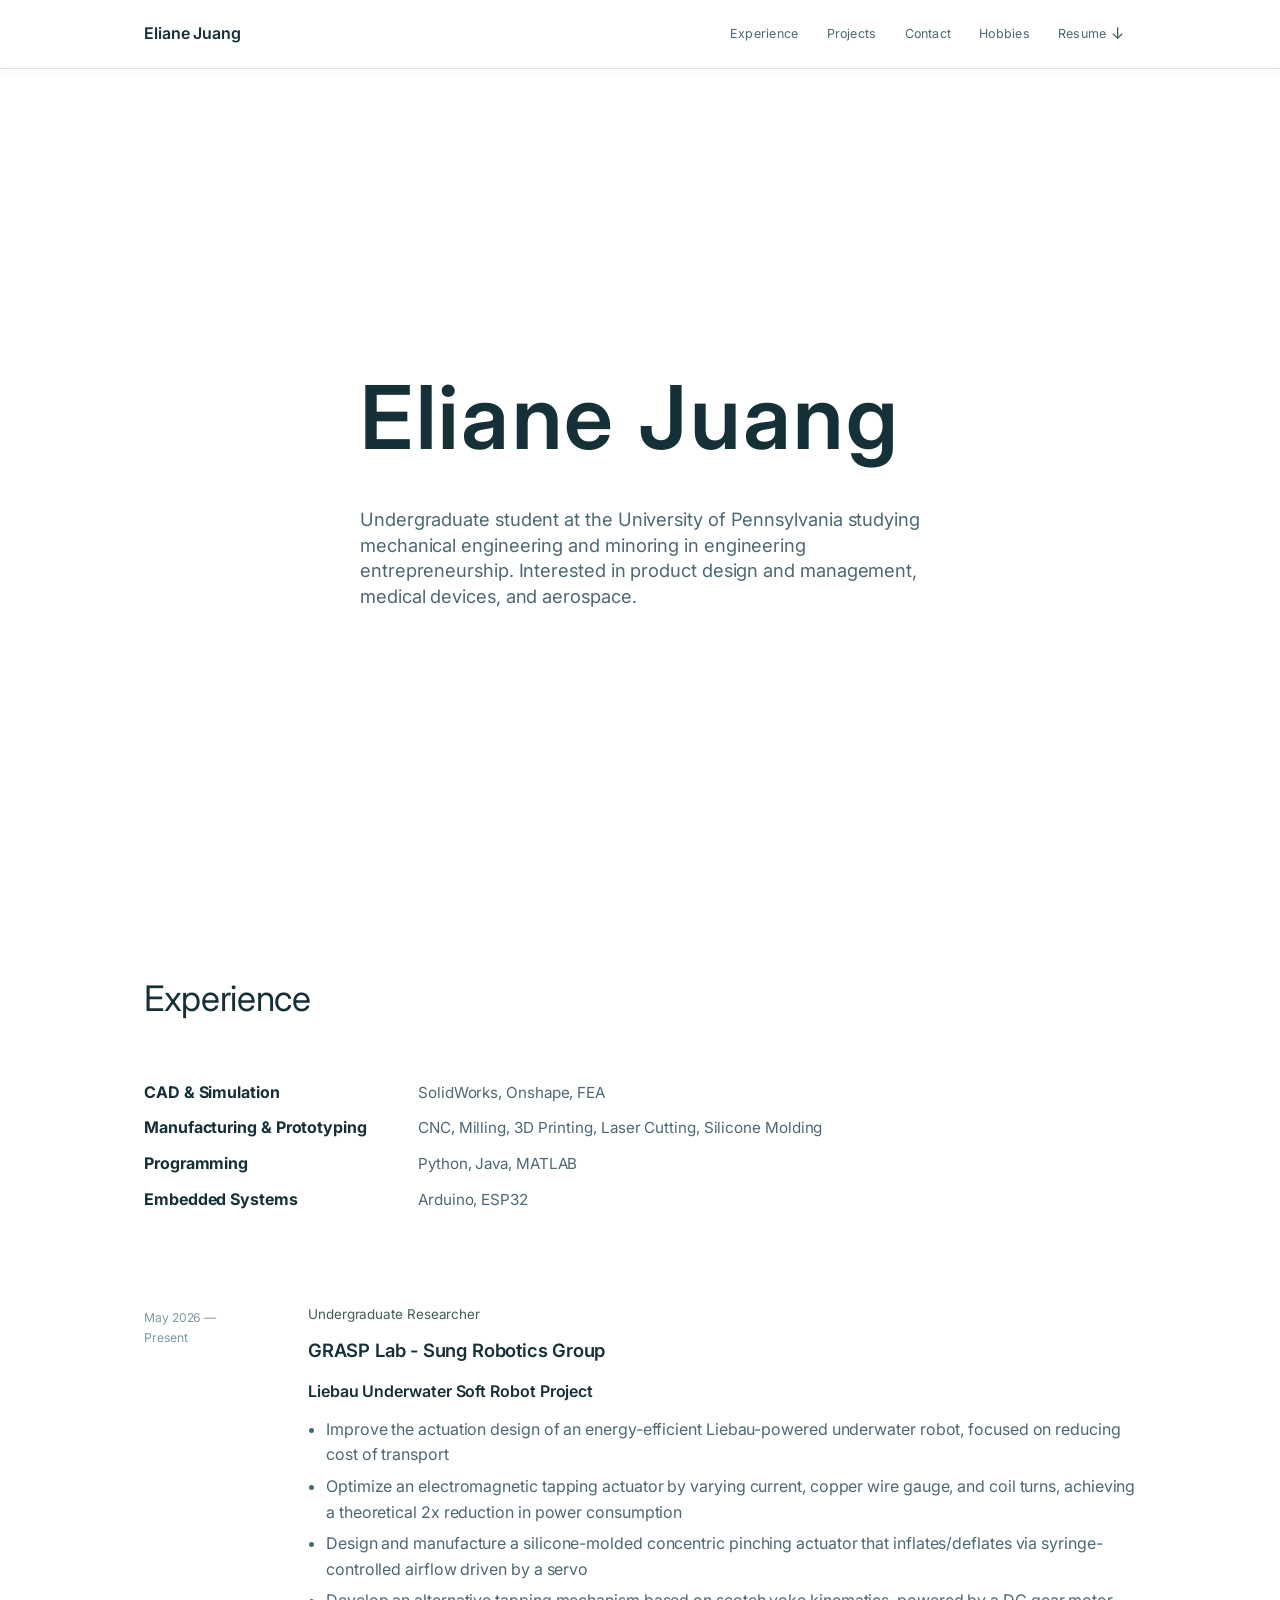
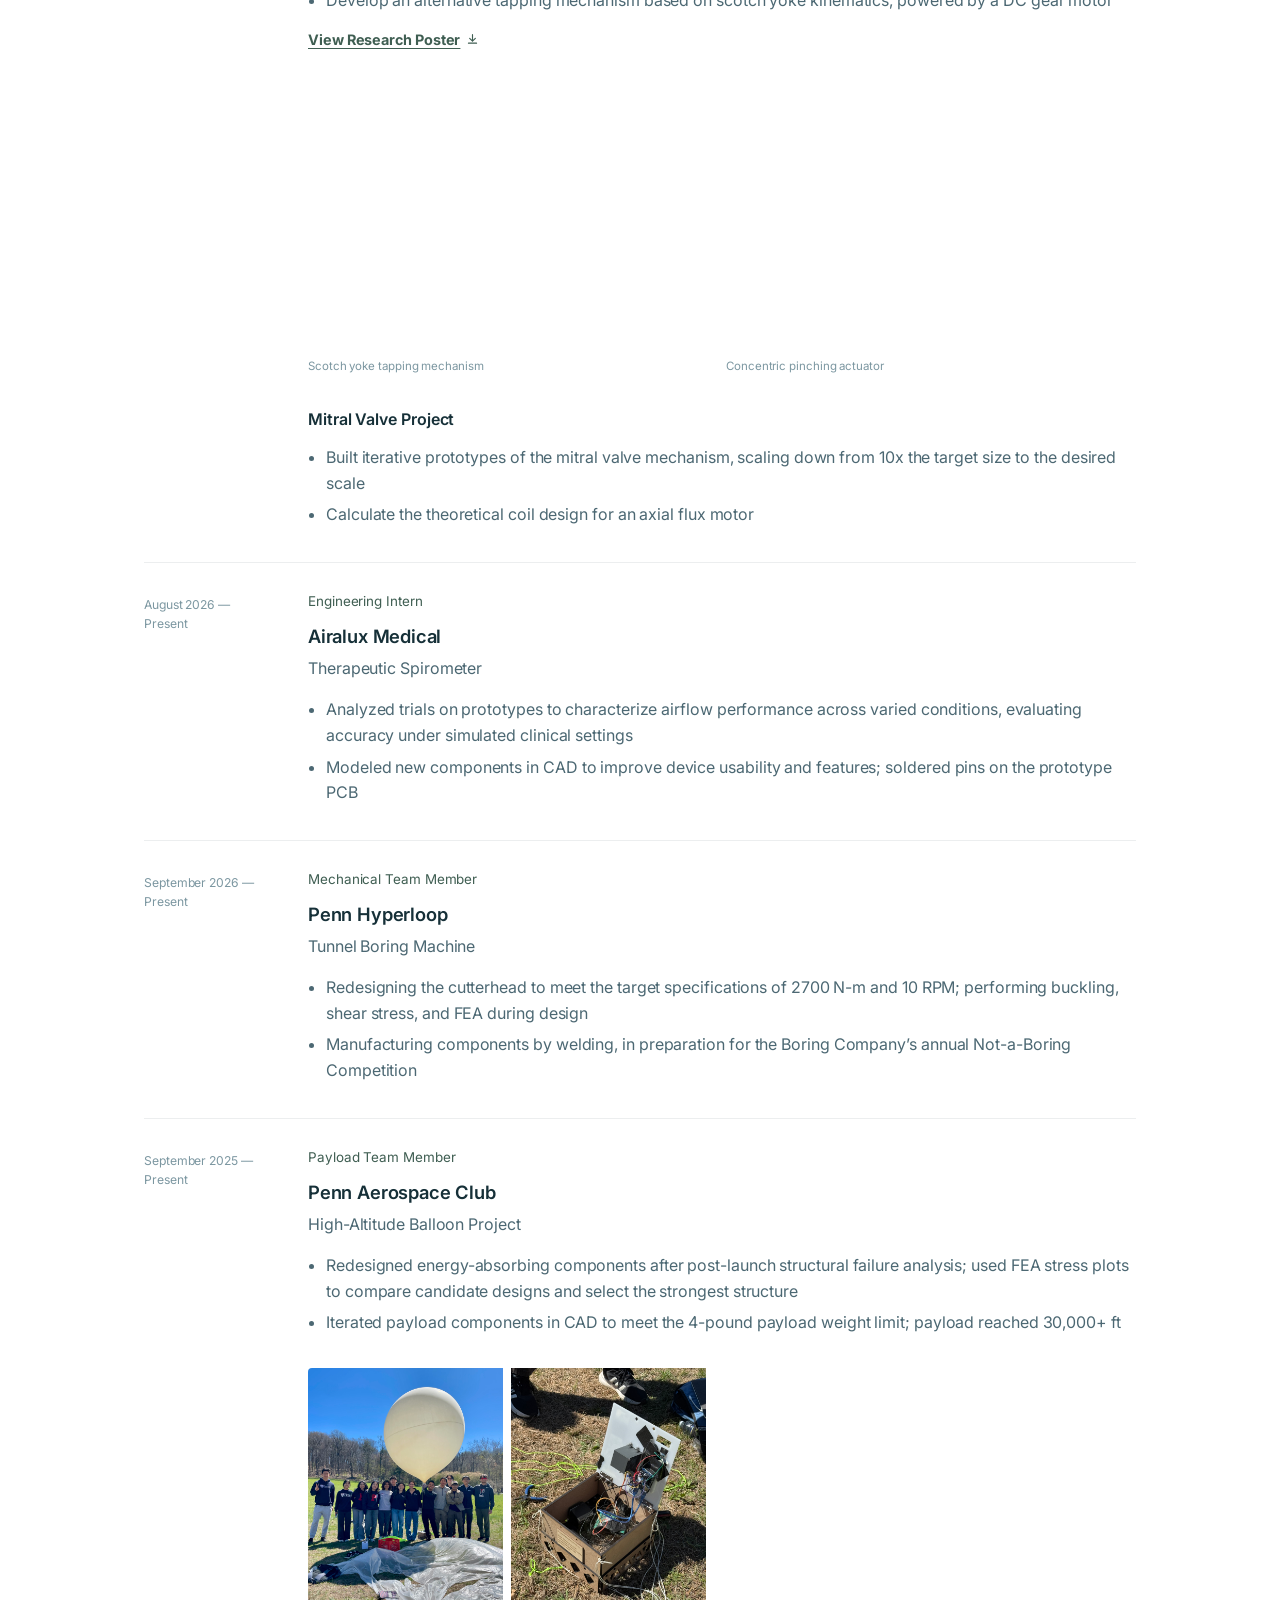
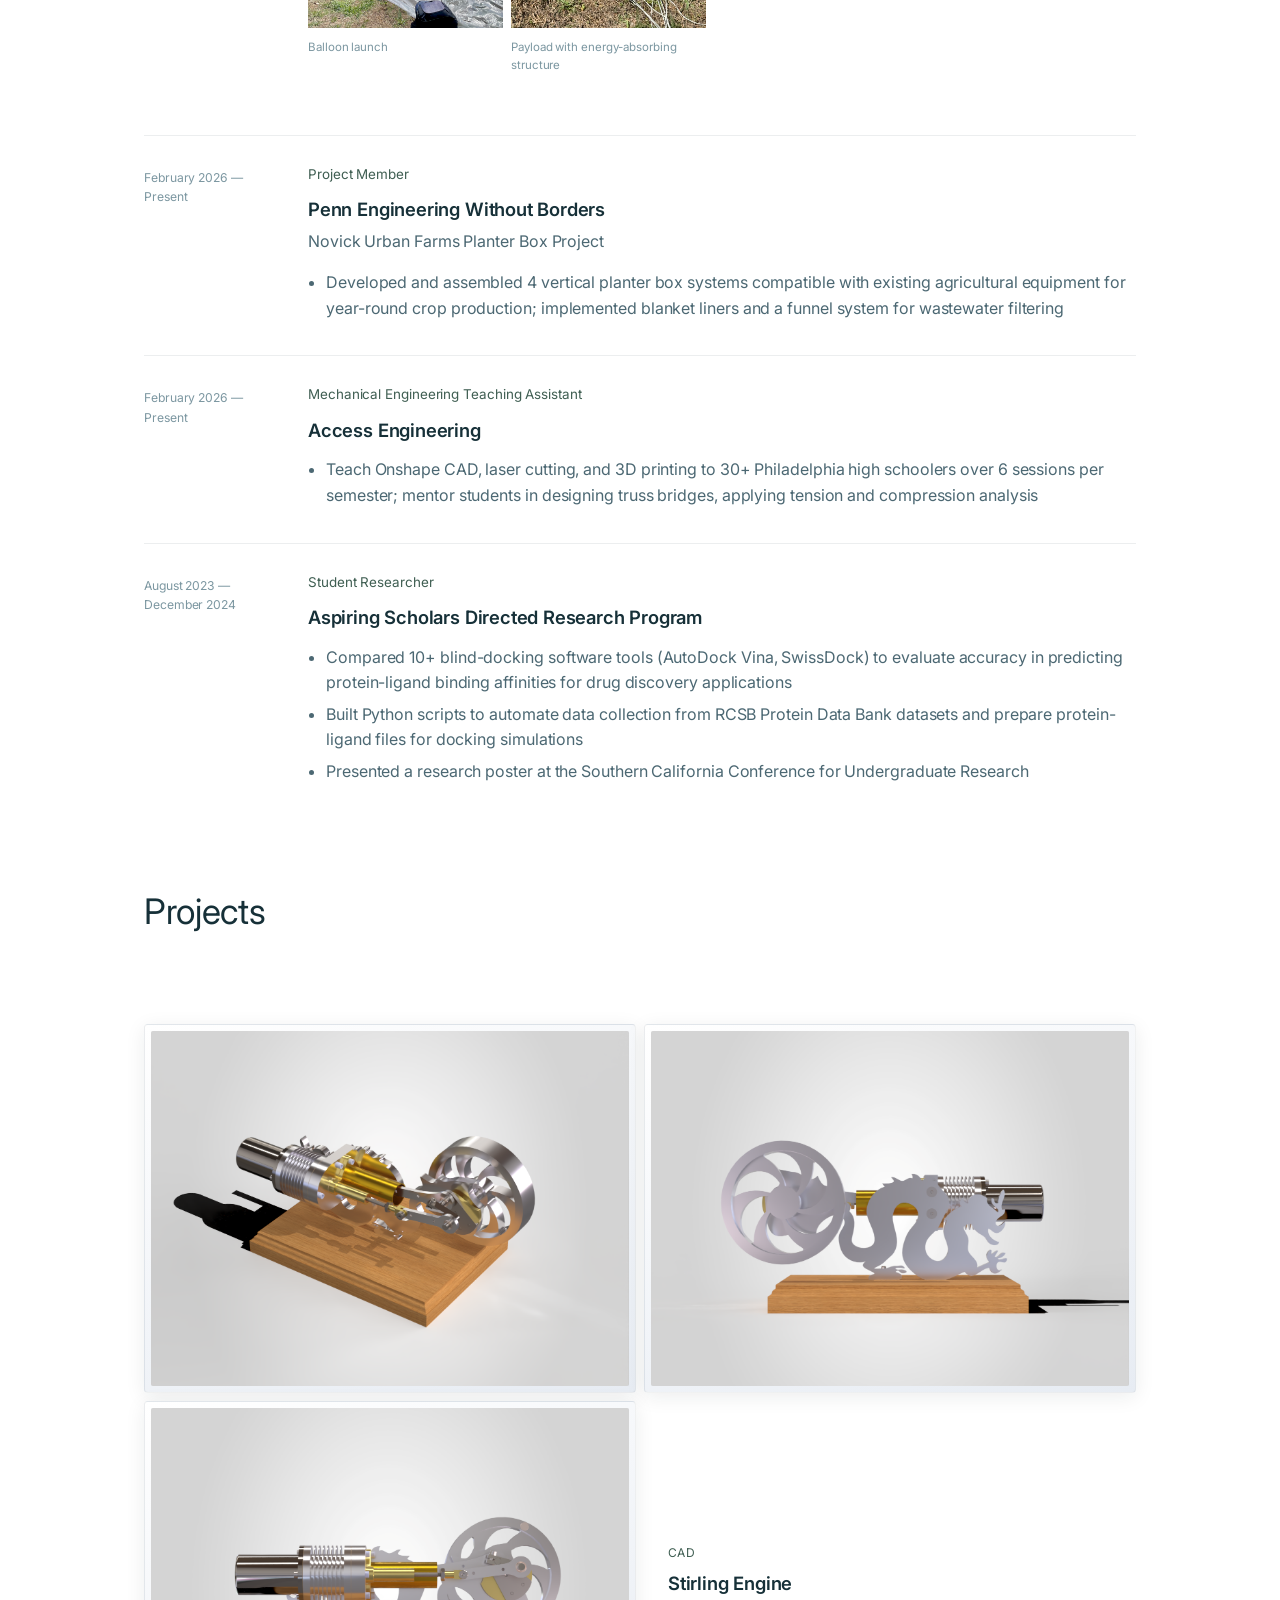
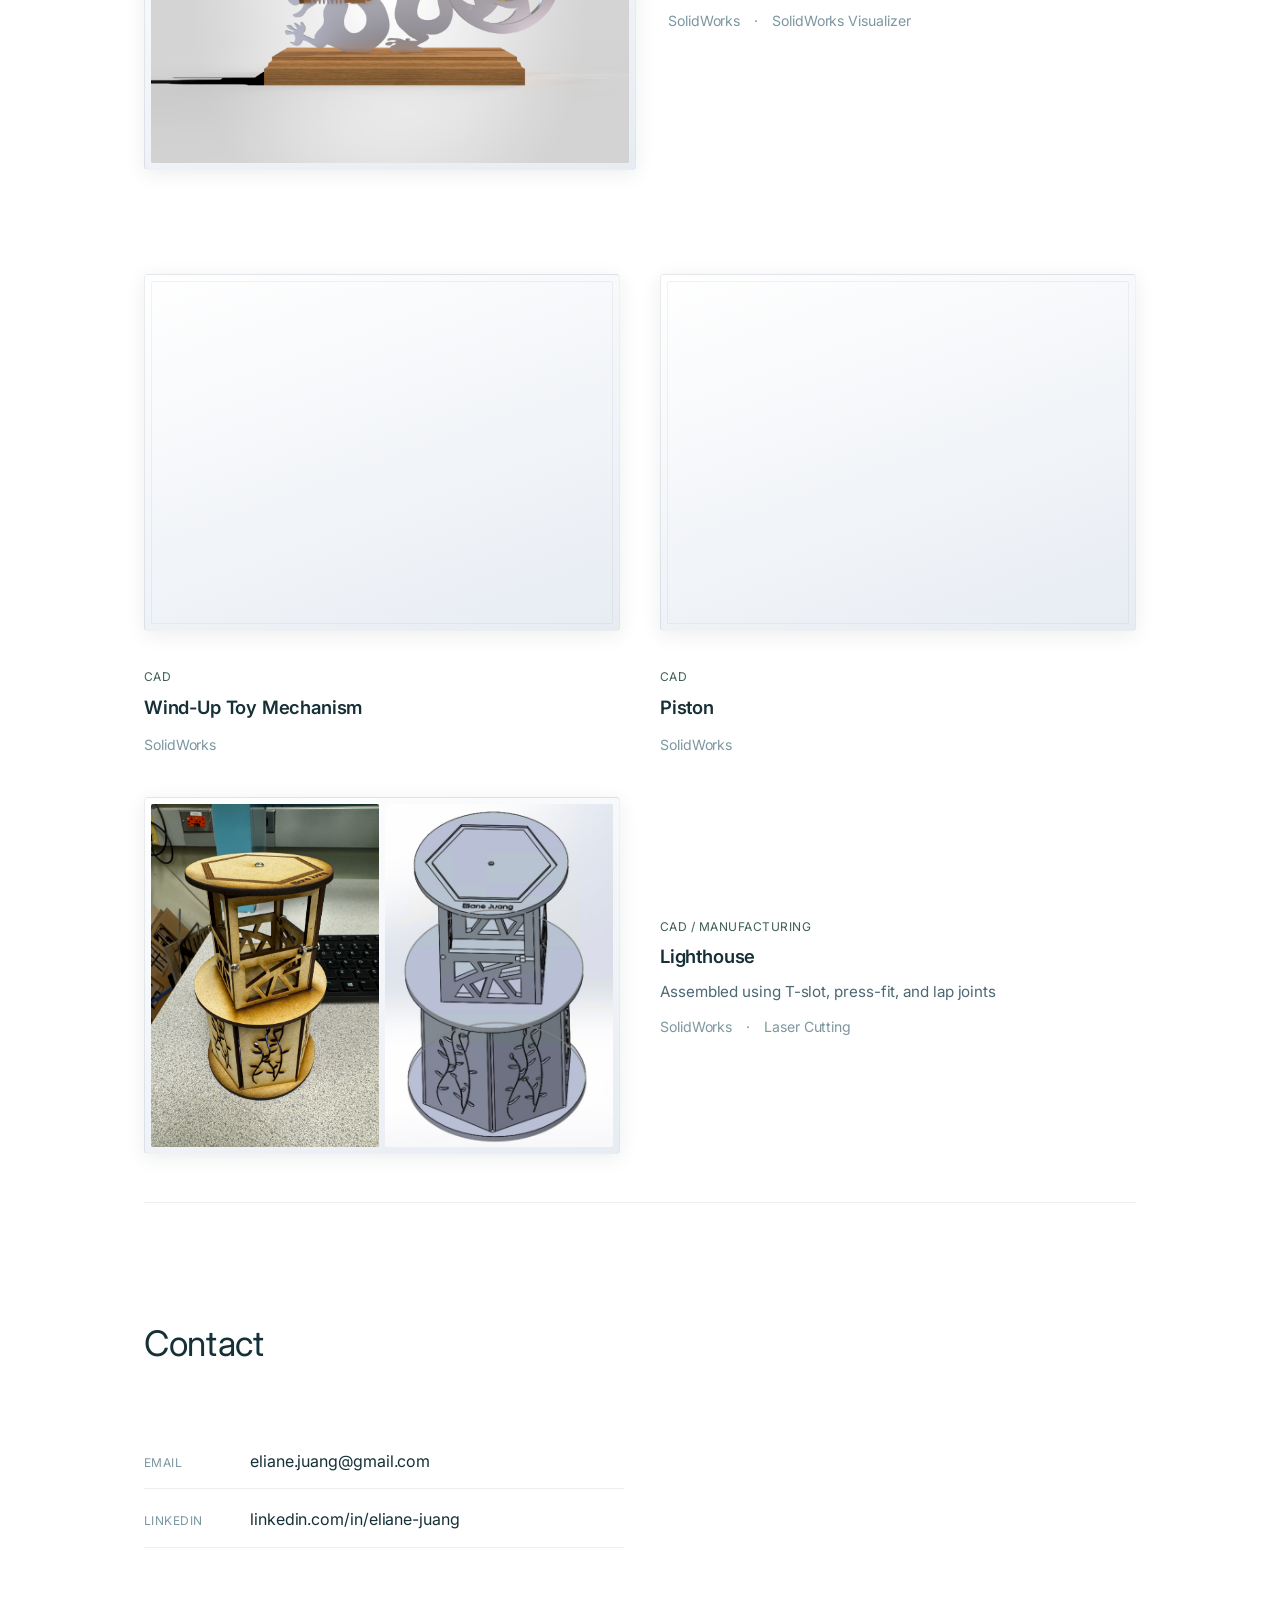
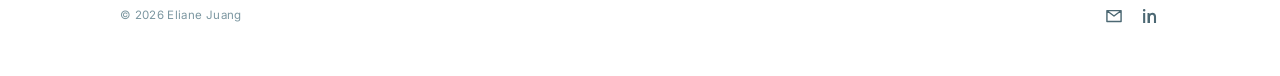
<file: index.html>
<!DOCTYPE html>
<html lang="en">
<head>
<meta charset="UTF-8">
<meta name="viewport" content="width=device-width, initial-scale=1.0">
<title>Eliane Juang — Mechanical Engineering</title>
<meta name="description" content="Eliane Juang is a mechanical engineering student at the University of Pennsylvania focused on medical devices, surgical robotics, and aerospace. Portfolio of CAD, prototyping, and research work.">
<link rel="preconnect" href="https://fonts.googleapis.com">
<link rel="preconnect" href="https://fonts.gstatic.com" crossorigin>
<link href="https://fonts.googleapis.com/css2?family=Inter:ital,opsz,wght@0,14..32,100..900;1,14..32,100..900&display=swap" rel="stylesheet">

<link rel="stylesheet" href="css/style.css">
<link rel="canonical" href="https://elianejuang.com/">
<script type="application/ld+json">
{
  "@context": "https://schema.org",
  "@type": "Person",
  "name": "Eliane Juang",
  "url": "https://elianejuang.com/",
  "jobTitle": "Mechanical Engineering Student",
  "affiliation": {
    "@type": "CollegeOrUniversity",
    "name": "University of Pennsylvania"
  },
  "email": "mailto:ejuang@engineering.upenn.edu",
  "sameAs": ["https://www.linkedin.com/in/eliane-juang/"]
}
</script>
</head>
<body>

<site-header></site-header>

<section class="hero" id="home">
  <div class="wrap">
    <h1>Eliane Juang</h1>
      <p class="lede">
        <span>Undergraduate student at the University of Pennsylvania studying mechanical engineering and minoring in engineering entrepreneurship. Interested in product design and management, medical devices, and aerospace.</span>
      </p>
  </div>
</section>

<section class="section-intro" id="experience">
  <div class="wrap">
    <h2>Experience</h2>
  </div>
</section>

<section class="block experience-content">
  <div class="wrap">
    <ul class="experience-focus" aria-label="Core skills">
      <li><strong>CAD &amp; Simulation</strong><span>SolidWorks, Onshape, FEA</span></li>
      <li><strong>Manufacturing &amp; Prototyping</strong><span>CNC, Milling, 3D Printing, Laser Cutting, Silicone Molding</span></li>
      <li><strong>Programming</strong><span>Python, Java, MATLAB</span></li>
      <li><strong>Embedded Systems</strong><span>Arduino, ESP32</span></li>
    </ul>
    <div class="timeline">
      <div class="timeline-item">
        <div class="timeline-date">May 2026 —<br>Present</div>
        <div class="timeline-body">
          <span class="timeline-role">Undergraduate Researcher</span>
          <h3>GRASP Lab - Sung Robotics Group</h3>
          <p class="project-name">Liebau Underwater Soft Robot Project</p>
          <ul>
            <li>Improve the actuation design of an energy-efficient Liebau-powered underwater robot, focused on reducing cost of transport</li>
            <li>Optimize an electromagnetic tapping actuator by varying current, copper wire gauge, and coil turns, achieving a theoretical 2x reduction in power consumption</li>
            <li>Design and manufacture a silicone-molded concentric pinching actuator that inflates/deflates via syringe-controlled airflow driven by a servo</li>
            <li>Develop an alternative tapping mechanism based on scotch yoke kinematics, powered by a DC gear motor</li>
          </ul>

          <a class="poster-link" href="assets/liebau-poster.pdf" target="_blank" rel="noopener">
            View Research Poster
            <svg viewBox="0 0 16 16" fill="none" xmlns="http://www.w3.org/2000/svg">
              <path d="M8 2v8m0 0L4.5 6.5M8 10l3.5-3.5M3 12.5h10" stroke="currentColor" stroke-width="1.4" stroke-linecap="round" stroke-linejoin="round"/>
            </svg>
          </a>

          <div class="project-media project-media-split">
            <figure>
              <video class="scroll-video" autoplay muted loop playsinline>
                <source src="assets/scotchyoke.mp4" type="video/mp4">
                Your browser does not support the video tag.
              </video>
              <figcaption class="media-caption">Scotch yoke tapping mechanism</figcaption>
            </figure>
            <figure>
              <video class="scroll-video" autoplay muted loop playsinline>
                <source src="assets/concentric.mp4" type="video/mp4">
                Your browser does not support the video tag.
              </video>
              <figcaption class="media-caption">Concentric pinching actuator</figcaption>
            </figure>
          </div>

          <p class="project-name">Mitral Valve Project</p>
          <ul>
            <li>Built iterative prototypes of the mitral valve mechanism, scaling down from 10x the target size to the desired scale</li>
            <li>Calculate the theoretical coil design for an axial flux motor</li>
          </ul>
        </div>
      </div>

      <div class="timeline-item">
        <div class="timeline-date">August 2026 —<br>Present</div>
        <div class="timeline-body">
          <span class="timeline-role">Engineering Intern</span>
          <h3>Airalux Medical</h3>
          <p>Therapeutic Spirometer</p>
          <ul>
            <li>Analyzed trials on prototypes to characterize airflow performance across varied conditions, evaluating accuracy under simulated clinical settings</li>
            <li>Modeled new components in CAD to improve device usability and features; soldered pins on the prototype PCB</li>
          </ul>
        </div>
      </div>

      <div class="timeline-item">
        <div class="timeline-date">September 2026 —<br>Present</div>
        <div class="timeline-body">
          <span class="timeline-role">Mechanical Team Member</span>
          <h3>Penn Hyperloop</h3>
          <p>Tunnel Boring Machine</p>
          <ul>
            <li>Redesigning the cutterhead to meet the target specifications of 2700 N-m and 10 RPM; performing buckling, shear
stress, and FEA during design</li>
            <li>Manufacturing components by welding, in preparation for the Boring Company’s annual Not-a-Boring Competition</li>
          </ul>
        </div>
      </div>

      <div class="timeline-item">
        <div class="timeline-date">September 2025 —<br>Present</div>
        <div class="timeline-body">
          <span class="timeline-role">Payload Team Member</span>
          <h3>Penn Aerospace Club</h3>
          <p>High-Altitude Balloon Project</p>
          <ul>
            <li>Redesigned energy-absorbing components after post-launch structural failure analysis; used FEA stress plots to
compare candidate designs and select the strongest structure</li>
            <li>Iterated payload components in CAD to meet the 4-pound payload weight limit; payload reached 30,000+ ft</li>
          </ul>

          <div class="project-media project-media-split">
            <figure>
              <img src="assets/balloon-launch.jpg" alt="High-altitude balloon payload at launch">
              <figcaption class="media-caption">Balloon launch</figcaption>
            </figure>
            <figure>
              <img src="assets/balloon-payload.jpg" alt="Payload assembly with energy-absorbing components">
              <figcaption class="media-caption">Payload with energy-absorbing structure</figcaption>
            </figure>
          </div>
        </div>
      </div>
      <div class="timeline-item">
        <div class="timeline-date">February 2026 —<br>Present</div>
        <div class="timeline-body">
          <span class="timeline-role">Project Member</span>
          <h3>Penn Engineering Without Borders</h3>
          <p>Novick Urban Farms Planter Box Project</p>
          <ul>
            <li>Developed and assembled 4 vertical planter box systems compatible with existing agricultural equipment for year-round
crop production; implemented blanket liners and a funnel system for wastewater filtering</li>
          </ul>
        </div>
      </div>
      <div class="timeline-item">
        <div class="timeline-date">February 2026 —<br>Present</div>
        <div class="timeline-body">
          <span class="timeline-role">Mechanical Engineering Teaching Assistant</span>
          <h3>Access Engineering</h3>
          <ul>
            <li>Teach Onshape CAD, laser cutting, and 3D printing to 30+ Philadelphia high schoolers over 6 sessions per semester;
mentor students in designing truss bridges, applying tension and compression analysis</li>
          </ul>
        </div>
      </div>
      <div class="timeline-item">
        <div class="timeline-date">August 2023 —<br>December 2024</div>
        <div class="timeline-body">
          <span class="timeline-role">Student Researcher</span>
          <h3>Aspiring Scholars Directed Research Program</h3>
          <ul>
            <li>Compared 10+ blind-docking software tools (AutoDock Vina, SwissDock) to evaluate accuracy in predicting protein-ligand binding affinities for drug discovery applications</li>
            <li>Built Python scripts to automate data collection from RCSB Protein Data Bank datasets and prepare protein-ligand files for docking simulations</li>
            <li>Presented a research poster at the Southern California Conference for Undergraduate Research</li>
          </ul>
        </div>
      </div>

    </div>
  </div>
</section>


<section class="section-intro grid-bg" id="projects">
  <div class="wrap">
    <h2>Projects</h2>
  </div>
</section>

<section class="block">
  <div class="wrap">

    <div class="project-grid">
            <!-- Stirling engine group -->
      <div class="project-group">
        <div class="project-card">
          <div class="project-media">
            <img src="assets/Isometric.png" alt="Isometric view of the Stirling engine CAD render">
          </div>
        </div>

        <div class="project-card">
          <div class="project-media">
            <img src="assets/Front.png" alt="Front view of the Stirling engine CAD render">
          </div>
        </div>

        <div class="project-card">
          <div class="project-media">
            <img src="assets/Back.png" alt="Back view of the Stirling engine CAD render">
          </div>
        </div>

        <div class="project-card project-card-text">
          <div class="project-info">
            <span class="tag">CAD</span>
            <h3>Stirling Engine</h3>
            <div class="meta"><span>SolidWorks</span><span>·</span><span>SolidWorks Visualizer</span></div>
          </div>
        </div>
      </div>

      <div class="project-card">
        <div class="project-media">
          <video class="scroll-video" autoplay muted loop playsinline>
            <source src="assets/windup-toy-assembly.mp4" type="video/mp4">
            Your browser does not support the video tag.
          </video>
        </div>
        <div class="project-info">
          <span class="tag">CAD</span>
          <h3>Wind-Up Toy Mechanism</h3>
          <div class="meta"><span>SolidWorks</span></div>
        </div>
      </div>

      <div class="project-card">
        <div class="project-media">
          <video class="scroll-video piston-video" autoplay muted loop playsinline>
            <source src="assets/pistonassemb.mp4" type="video/mp4">
            Your browser does not support the video tag.
          </video>
        </div>
        <div class="project-info">
          <span class="tag">CAD</span>
          <h3>Piston</h3>
          <div class="meta"><span>SolidWorks</span></div>
        </div>
      </div>

      <div class="project-feature">
        <div class="project-media project-media-split">
          <img src="assets/lighthouse_real.jpeg" alt="Physical laser-cut lantern assembly">
          <img src="assets/lighthouse.jpg" alt="CAD render of laser-cut lantern">
        </div>
        <div class="project-info">
          <span class="tag">CAD / Manufacturing</span>
          <h3>Lighthouse</h3>
          <p>Assembled using T-slot, press-fit, and lap joints</p>
          <div class="meta"><span>SolidWorks</span><span>·</span><span>Laser Cutting</span></div>
        </div>
      </div>

    </div>
  </div>
</section>



<section class="section-intro grid-bg" id="contact">
  <div class="wrap">
    <h2>Contact</h2>
  </div>
</section>

<section class="block">
  <div class="wrap">
    <ul class="contact-list">
      <li>
        <span class="contact-label">Email</span>
        <a href="mailto:eliane.juang@gmail.com">eliane.juang@gmail.com</a>
      </li>
      <li>
        <span class="contact-label">LinkedIn</span>
        <a href="https://www.linkedin.com/in/eliane-juang/" target="_blank" rel="noopener">linkedin.com/in/eliane-juang</a>
      </li>
    </ul>
  </div>
</section>

<site-footer></site-footer>

<script src="js/site.config.js"></script>
<script src="js/components.js"></script>
<script src="js/scroll-reveal.js"></script>
<script src="js/scroll-video.js"></script>
<script src="js/hero-transition.js"></script>
<script src="js/hobby-video.js"></script>

<div class="video-lightbox" id="videoLightbox" aria-hidden="true">
  <div class="video-lightbox-backdrop" data-lightbox-close></div>
  <div class="video-lightbox-card">
    <button class="video-lightbox-close" data-lightbox-close aria-label="Close video">
      <svg viewBox="0 0 24 24" width="18" height="18">
        <path d="M18.3 5.71 12 12l6.3 6.29-1.41 1.42L10.59 13.41 4.3 19.71 2.89 18.3 9.17 12 2.89 5.71 4.3 4.29l6.29 6.3 6.3-6.3z" fill="currentColor"/>
      </svg>
    </button>
    <div class="video-lightbox-media-wrap">
      <div class="video-lightbox-media" id="videoLightboxMedia"></div>
    </div>
    <div class="video-lightbox-caption" id="videoLightboxCaption"></div>
  </div>
</div>

</body>
</html>
</file>
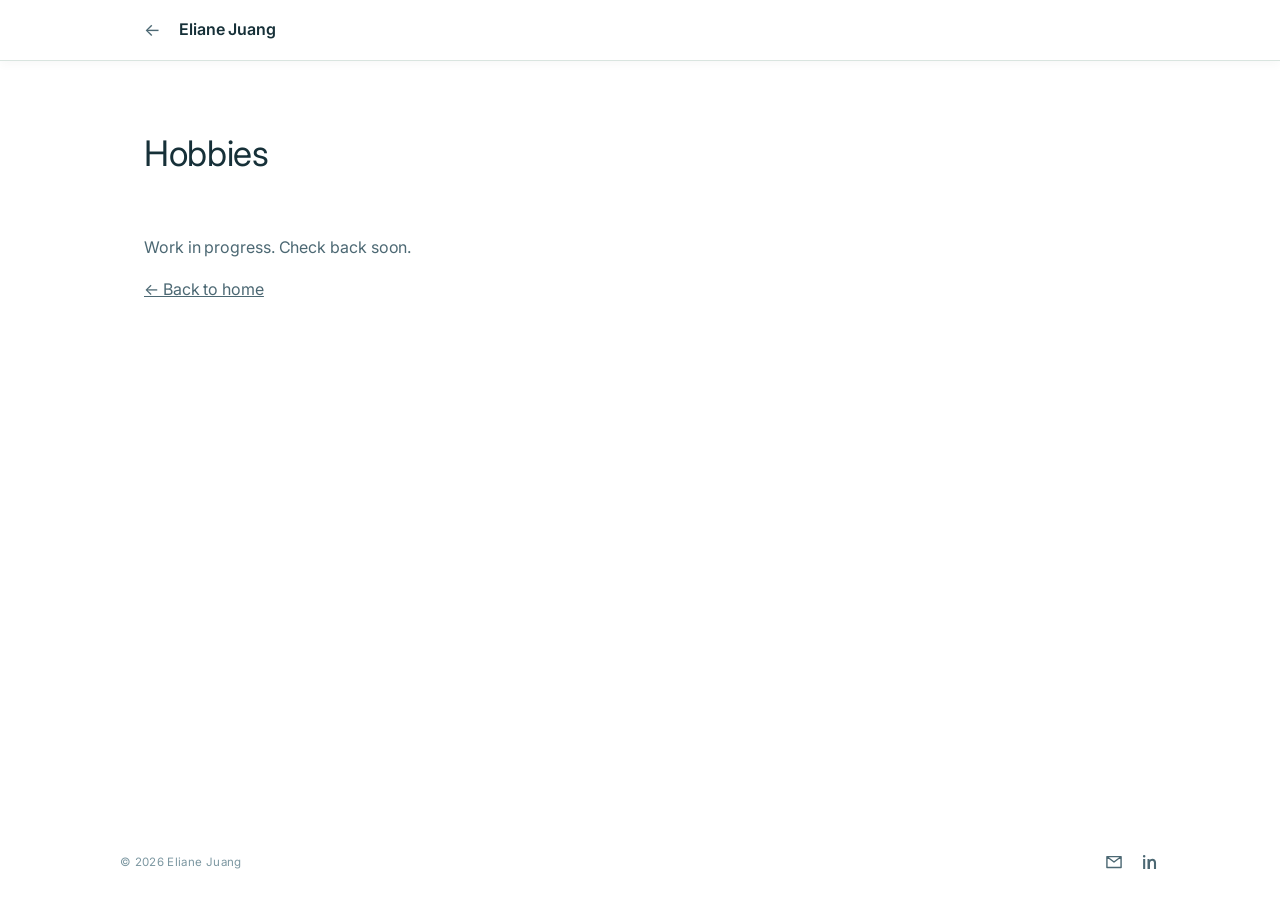
<file: hobbies.html>
<!DOCTYPE html>
<html lang="en">
<head>
<meta charset="UTF-8">
<meta name="viewport" content="width=device-width, initial-scale=1.0">
<title>Hobbies — Eliane Juang</title>
<meta name="robots" content="noindex">
<link rel="preconnect" href="https://fonts.googleapis.com">
<link rel="preconnect" href="https://fonts.gstatic.com" crossorigin>
<link href="https://fonts.googleapis.com/css2?family=Inter:ital,opsz,wght@0,14..32,100..900;1,14..32,100..900&display=swap" rel="stylesheet">
<link rel="stylesheet" href="css/style.css">
<style>
  body {
    min-height: 100vh;
    display: flex;
    flex-direction: column;
  }
  site-header,
  site-footer {
    display: block;
  }
  .wip-main {
    flex: 1;
  }
  .wip-main p {
    margin: 0 0 1rem;
  }
</style>
</head>
<body>

<site-header></site-header>

<main class="wip-main">
  <section class="section-intro" id="hobbies">
    <div class="wrap">
      <h2>Hobbies</h2>
    </div>
  </section>

  <section class="block">
    <div class="wrap">
      <p>Work in progress. Check back soon.</p>
      <p><a href="index.html">&larr; Back to home</a></p>
    </div>
  </section>
</main>

<site-footer></site-footer>

<script src="js/site.config.js"></script>
<script src="js/components.js"></script>
</body>
</html>
</file>
<file: css/style.css>
/* =========================================================
   TOKENS
   ========================================================= */
:root {
  --paper:      #ffffff; /*f2f2f2*/
  --paper-alt:  #F4F3F0;
  --ink:        #163038;
  --ink-soft:   #4C6873;
  --graphite:   #7C97A1;
  --accent:     #3F5E52;
  --accent-ink: #FFFFFF;
  --line:       rgba(22, 48, 56, 0.16);
  --line-soft:  rgba(22, 48, 56, 0.08);

  --font-display: "Inter", system-ui, -apple-system, sans-serif;
  --font-body:    "Inter", system-ui, -apple-system, sans-serif;
  --font-mono:    "Inter", system-ui, -apple-system, sans-serif;

  --max-width: 1040px;
  --gutter: 24px;

  --media-spacing: 32px;
}

* { box-sizing: border-box; }

html { scroll-behavior: smooth; }

body {
  margin: 0;
  position: relative;
  isolation: isolate;
  background: var(--paper);
  color: var(--ink);
  font-family: var(--font-body);
  font-size: 16px;
  line-height: 1.6;
  -webkit-font-smoothing: antialiased;
  letter-spacing: -0.005em;
}

body > section,
body > site-footer { position: relative; z-index: 1; }

html, body {
  overscroll-behavior-y: none;
}

a { color: inherit; }

h1, h2, h3, h4 {
  font-family: var(--font-display);
  font-weight: 400;
  letter-spacing: -0.01em;
  margin: 0 0 0.5em;
}

h1 { font-size: clamp(2.4rem, 5vw, 4rem); line-height: 1.05; }
h2 { font-size: clamp(1.6rem, 3vw, 2.2rem); }
h3 { font-size: 1.15rem; font-family: var(--font-display); font-weight: 600; }

p { margin: 0 0 1em; color: var(--ink-soft); }

.wrap {
  max-width: var(--max-width);
  margin: 0 auto;
  padding: 0 var(--gutter);
}

/* =========================================================
   HEADER / NAV
   ========================================================= */
.site-header {
  display: block;
  background: var(--paper);
  box-shadow: 0 3px 10px rgba(28, 32, 36, 0.035);
  border-bottom: 1px solid rgba(47, 107, 79, 0.18);
  position: sticky;
  top: 0;
  z-index: 50;
}

.header-inner {
  display: flex;
  align-items: center;
  justify-content: space-between;
  padding: 16px var(--gutter);
  max-width: var(--max-width);
  margin: 0 auto;
}

.brand {
  display: flex;
  align-items: center;
  gap: 10px;
  text-decoration: none;
  color: var(--ink);
  transition: color 220ms ease, transform 160ms ease, text-shadow 220ms ease;
}

.brand:hover { color: var(--accent); }
.brand:active { transform: translateY(1px); }

.brand-mark {
  width: 30px;
  height: 30px;
  flex-shrink: 0;
}

.brand-text {
  font-family: var(--font-mono);
  font-size: 0.85rem;
  line-height: 1.2;
}

.brand-text strong {
  font-family: var(--font-display);
  font-weight: 600;
  font-size: 1rem;
  display: block;
}

nav.primary-nav {
  display: flex;
  gap: 4px;
}

nav.primary-nav a {
  font-family: var(--font-body);
  font-size: 0.78rem;
  letter-spacing: 0.02em;
  text-decoration: none;
  color: var(--ink-soft);
  padding: 8px 12px;
  border: 0;
  border-radius: 0;
  position: relative;
  transition: color 180ms ease, background 180ms ease;
}

nav.primary-nav a .num {
  color: var(--accent);
  margin-right: 6px;
}

.nav-download {
  color: var(--accent);
  font-size: 1rem;
  line-height: 0;
  vertical-align: -0.05em;
}

nav.primary-nav a:hover {
  color: var(--accent);
  background: transparent;
}

nav.primary-nav a.active {
  color: var(--accent);
  background: transparent;
}

.nav-toggle {
  display: none;
  background: none;
  border: 1px solid var(--ink);
  padding: 8px 10px;
  font-family: var(--font-mono);
  cursor: pointer;
}

.back-arrow {
  display: inline-block;
  margin-right: 8px;
  font-size: 1.1rem;
  color: var(--ink-soft);
  transition: transform 150ms ease, color 150ms ease;
}

.brand-back:hover .back-arrow {
  color: var(--accent);
  transform: translateX(-3px);
}

/* =========================================================
   HERO
   ========================================================= */
.hero {
  padding: 96px 0 72px;
  min-height: calc(100svh - 63px);
  display: flex;
  align-items: center;
  position: relative;
}

.hero .wrap { position: relative; }

.hero h1 {
  font-weight: 600;
  letter-spacing: 0.03em;
  font-size: clamp(2.8rem, 7vw, 5.5rem);
}

@media (max-width: 500px) {
  .hero h1 { letter-spacing: 0.02em; }
}

.hero p.lede {
  font-size: 1.15rem;
  max-width: 560px;
  line-height: 1.4;
}

.section-intro {
  padding: 64px 0 0;
}

.section-intro .lede {
  font-size: 1.15rem;
  max-width: 560px;
  margin-bottom: 0;
}

.section-intro + .block {
  padding-top: 36px;
}

#experience + .block {
  padding-top: 20px;
}

#home, #experience, #projects, #hobbies, #contact {
  scroll-margin-top: 76px;
}

.hero-actions {
  display: flex;
  gap: 12px;
  margin-top: 28px;
  flex-wrap: wrap;
}

/* =========================================================
   BUTTONS
   ========================================================= */
.btn {
  display: inline-flex;
  align-items: center;
  gap: 8px;
  font-family: var(--font-mono);
  font-size: 0.82rem;
  letter-spacing: 0.02em;
  text-decoration: none;
  padding: 12px 20px;
  border: 1px solid var(--ink);
  color: var(--ink);
  background: transparent;
  cursor: pointer;
  transition: transform 0.12s ease;
}

.btn:hover { transform: translate(-2px, -2px); }

.btn-fill {
  background: var(--accent);
  border-color: var(--accent);
  color: var(--accent-ink);
}

/* =========================================================
   SECTION SCAFFOLDING
   ========================================================= */
section.block:last-of-type {
  padding-bottom: 32px;
}

section.experience-content {
  border-bottom: none;
}

.experience-focus {
  display: grid;
  gap: 10px;
  max-width: 840px;
  padding: 0;
  list-style: none;
  margin-bottom: 64px;
}

.experience-focus li {
  display: grid;
  grid-template-columns: 250px minmax(0, 1fr);
  gap: 24px;
  align-items: baseline;
}

.experience-focus strong { font-family: var(--font-display); font-size: 1rem; white-space: nowrap; }
.experience-focus span { color: var(--ink-soft); font-size: 0.95rem; white-space: nowrap; }

/* Elements ease into view as the reader reaches each section. */
.reveal-on-scroll {
  opacity: 0;
  transform: translateY(20px);
  transition: opacity 560ms ease, transform 560ms cubic-bezier(0.22, 1, 0.36, 1);
}

.reveal-on-scroll.is-revealed {
  opacity: 1;
  transform: translateY(0);
}

/* =========================================================
   TIMELINE (experience page)
   ========================================================= */
.timeline {
  display: flex;
  flex-direction: column;
  gap: 0;
}

.timeline-item {
  display: grid;
  grid-template-columns: 140px 1fr;
  gap: 24px;
  padding: 28px 0;
  border-top: 1px solid var(--line-soft);
}

.timeline-item:first-child { border-top: none; }

.timeline-date {
  font-family: var(--font-mono);
  font-size: 0.76rem;
  color: var(--graphite);
  padding-top: 4px;
}

.timeline-body h3 { margin-bottom: 4px; }

.timeline-body .project-name {
  margin: 14px 0 4px;
  color: var(--ink);
  font-family: var(--font-display);
  font-weight: 600;
}

.timeline-role {
  font-family: var(--font-body);
  font-size: 0.84rem;
  color: var(--accent);
  display: block;
  margin-bottom: 10px;
}

.timeline-body ul {
  margin: 12px 0 0;
  padding-left: 18px;
  color: var(--ink-soft);
}

.timeline-body li { margin-bottom: 6px; }

/* =========================================================
   FOOTER
   ========================================================= */
.site-footer {
  margin-top: 56px;
  padding: 0 var(--gutter) 28px;
}

.footer-content {
  max-width: var(--max-width);
  margin: 0 auto;
  display: flex;
  align-items: center;
  justify-content: space-between;
  gap: 20px;
}

.footer-copyright {
  color: var(--graphite);
  font-family: var(--font-mono);
  font-size: 0.72rem;
  letter-spacing: 0.03em;
}

.footer-links {
  display: flex;
  align-items: center;
  gap: 16px;
}

.footer-icon-link {
  display: inline-flex;
  align-items: center;
  justify-content: center;
  color: var(--ink-soft);
  text-decoration: none;
  transition: color 150ms ease, transform 150ms ease;
}

.footer-icon-link svg {
  width: 20px;
  height: 20px;
  fill: currentColor;
}

.footer-icon-link:first-child svg { fill: none; stroke: currentColor; stroke-width: 1.7; stroke-linejoin: round; }
.footer-icon-link:hover { color: var(--accent); transform: translateY(-2px); }

/* =========================================================
   RESPONSIVE
   ========================================================= */
@media (max-width: 760px) {
  nav.primary-nav {
    position: absolute;
    top: 100%; left: 0; right: 0;
    background: var(--paper);
    border-bottom: 1px solid var(--ink);
    flex-direction: column;
    display: none;
    padding: 8px;
  }
  nav.primary-nav.open { display: flex; }
  nav.primary-nav a { padding: 12px; }
  .nav-toggle { display: block; }

  .timeline-item { grid-template-columns: 1fr; }
  .footer-content { gap: 16px; }
  .experience-focus li { grid-template-columns: 1fr; gap: 1px; }
  .experience-focus strong, .experience-focus span { white-space: normal; }

  .project-feature { grid-template-columns: 1fr !important; }
}

@media (prefers-reduced-motion: reduce) {
  html { scroll-behavior: auto; }
  .btn:hover { transform: none; }
  .reveal-on-scroll { opacity: 1; transform: none; transition: none; }
}

:focus-visible {
  outline: 2px solid var(--accent);
  outline-offset: 2px;
}

/* =========================================================
   PROJECTS
   ========================================================= */
.project-grid {
  display: grid;
  grid-template-columns: repeat(2, 1fr);
  gap: 2.5rem;
}

.project-card {
  display: flex;
  flex-direction: column;
}

.project-media {
  border-radius: 4px;
  overflow: hidden;
  background: linear-gradient(160deg, #ffffff 0%, #E7ECF3 100%);
  box-shadow: 0 4px 20px rgba(28, 32, 36, 0.08);
  border: 1px solid rgba(28, 32, 36, 0.06);
  padding: 6px;
  margin: var(--media-spacing) 0; /* was: margin-bottom: 1rem */
  aspect-ratio: 4 / 3;
}

.project-media video,
.project-media img {
  width: 100%;
  height: 100%;
  display: block;
  border-radius: 2px;
  box-shadow: inset 0 0 0 1px rgba(28, 32, 36, 0.05);
  object-fit: cover;
}

.project-media.project-media-split {
  display: flex;
  align-items: stretch;
  gap: 8px;
}

.project-media-split img,
.project-media-split video {
  height: 260px;
  width: auto;
  max-width: 100%;
  object-fit: contain;
  flex: 0 1 auto;
}

.timeline .project-media-split {
  background: none;
  border: none;
  box-shadow: none;
  padding: 0;
  aspect-ratio: auto;
}

.project-media-split {
  align-items: flex-start; /* was: stretch — so captions of different lengths don't stretch the video */
}

.project-media-split figure {
  margin: 0;
  display: flex;
  flex-direction: column;
  flex: 0 1 auto;
}

.media-caption {
  margin-top: 10px;
  font-family: var(--font-body);
  font-size: 0.72rem;
  color: var(--graphite);
  text-align: center;
}

.project-info .tag {
  display: inline-block;
  font-family: var(--font-body);
  font-size: 0.75rem;
  text-transform: uppercase;
  letter-spacing: 0.04em;
  color: var(--accent);
  margin-bottom: 0.4rem;
}

.project-info h3 {
  margin: 0 0 0.5rem;
}

.project-info p {
  color: var(--ink-soft);
  margin-bottom: 0.75rem;
}

.project-info .meta span {
  color: var(--graphite);
  font-size: 0.88rem;
}

.project-info .meta {
  font-family: var(--font-mono);
  font-size: 0.72rem;
  color: var(--graphite);
  margin-top: 12px;
  display: flex;
  flex-wrap: wrap;
  gap: 6px 14px;
}

/* Featured project — one deliberately different layout family:
   media and copy sit side by side instead of stacked in a grid cell. */
.project-feature {
  display: grid;
  grid-template-columns: 1.15fr 0.85fr;
  gap: 2.5rem;
  align-items: center;
  margin-bottom: 3rem;
  padding-bottom: 3rem;
  border-bottom: 1px solid var(--line-soft);
}

.project-feature .project-media {
  margin: 0; /* was: margin-bottom: 0; */
  aspect-ratio: 4 / 3;
}

.project-feature .project-info .tag {
  font-size: 0.8rem;
}

.project-feature .project-info h3 {
  font-size: 1.5rem;
}

@media (max-width: 700px) {
  .project-grid {
    grid-template-columns: 1fr;
  }
}

.piston-video {
  object-position: 50% 20%;
}


/* Stirling engine: images grouped tightly as one project */
.project-grid > .project-group {
  grid-column: 1 / -1;
  display: grid;
  grid-template-columns: repeat(2, 1fr);
  gap: 8px;
  margin: var(--media-spacing) 0;
}

.project-group .project-media {
  margin: 0;
}

.project-card-text {
  justify-content: center;
  padding-left: 1.5rem;
}

@media (max-width: 700px) {
  .project-grid > .project-group {
    grid-template-columns: 1fr;
  }
  .project-card-text {
    padding-left: 0;
    padding-top: 1rem;
  }
}


/* =========================================================
   CONTACT
   ========================================================= */
.contact-list {
  list-style: none;
  padding: 0;
  margin: 24px 0 0;
  display: flex;
  flex-direction: column;
  gap: 18px;
  max-width: 480px;
}

.contact-list li {
  display: flex;
  align-items: baseline;
  gap: 16px;
  padding-bottom: 14px;
  border-bottom: 1px solid var(--line-soft);
}

.contact-label {
  font-family: var(--font-mono);
  font-size: 0.75rem;
  letter-spacing: 0.04em;
  text-transform: uppercase;
  color: var(--graphite);
  flex: 0 0 90px;
}

.contact-list a {
  font-size: 1rem;
  color: var(--ink);
  text-decoration: none;
  transition: color 180ms ease;
}

.contact-list a:hover {
  color: var(--accent);
}

@media (max-width: 500px) {
  .contact-list li {
    flex-direction: column;
    gap: 4px;
  }
}

/* =========================================================
   HOBBIES — exhibit hall
   Three rows. The text plaque migrates left -> center -> right
   down the page, the way a visitor walking a gallery meets the
   wall label at a different point relative to the art each time.
   Position comes purely from markup order (plaque first = left,
   plaque last = right, frames-plaque-frames = center) so rows
   can be reordered freely without touching this CSS. Frames get
   an actual mat border + hairline, and each row auto-numbers its
   pieces like museum catalog entries (CSS counters, not hardcoded).
   ========================================================= */

.exhibit-hall {
  display: flex;
  flex-direction: column;
}

.exhibit-row {
  display: flex;
  align-items: stretch;
  gap: 40px;
  padding: 56px 0;
  border-top: 1px solid var(--line-soft);
}

.exhibit-row:first-child {
  border-top: none;
  padding-top: 8px;
}

.exhibit-row:last-child {
  padding-bottom: 8px;
}

/* --- Plaque (the wall label) --- */
.exhibit-plaque {
  flex: 0 0 25%;
  max-width: 25%;
  display: flex;
  flex-direction: column;
  justify-content: center;
  padding: 20px 0;
  border-top: 1px solid var(--line);
  border-bottom: 1px solid var(--line);
}

.exhibit-room {
  font-family: var(--font-mono);
  font-size: 0.7rem;
  letter-spacing: 0.14em;
  text-transform: uppercase;
  color: var(--accent);
  margin-bottom: 10px;
}

.exhibit-plaque h3 {
  font-size: 1.3rem;
  margin-bottom: 10px;
}

.exhibit-plaque p {
  font-size: 0.9rem;
  margin-bottom: 0;
}

/* Center-position row: plaque text centers itself between the
   two flanking frame clusters (markup = frames, plaque, frames) */
.exhibit--center .exhibit-plaque {
  text-align: center;
  align-items: center;
}

/* --- Frames (the art on the wall) ---
   A fixed row height, not flex-grow: every frame is the same
   height, and its width is derived automatically from its own
   --frame-ratio (set inline per item). That keeps every piece
   roughly equal in scale — landscape stays wide, portrait stays
   tall, but nothing balloons just because its row has fewer
   neighbors to share space with. */
.exhibit-hall {
  --frame-height: 210px;
}

.exhibit-frames {
  flex: 1 1 0;
  display: flex;
  flex-wrap: wrap;
  align-items: flex-end;
  gap: 26px;
  counter-reset: frame-count;
}

.frame {
  counter-increment: frame-count;
  flex: 0 0 auto;
  display: flex;
  flex-direction: column;
  background: var(--paper);
  border: 1px solid var(--line);
  border-radius: 3px;
  padding: 16px 16px 18px;
  box-shadow: 0 6px 18px rgba(22, 48, 56, 0.09);
  transition: transform 0.3s ease, box-shadow 0.3s ease;
}

.frame:hover {
  transform: translateY(-4px);
  box-shadow: 0 16px 30px rgba(22, 48, 56, 0.15);
}

.frame-media {
  position: relative;
  height: var(--frame-height);
  width: auto;
  aspect-ratio: var(--frame-ratio, 4 / 3);
  overflow: hidden;
  border-radius: 1px;
  background: var(--paper-alt);
}

.frame-media img,
.frame-media video {
  width: 100%;
  height: 100%;
  object-fit: cover;
  display: block;
  filter: saturate(0.45) brightness(1.1) contrast(0.94);
  transition: filter 0.6s ease;
}

/* The fog — a soft white wash sitting over every thumbnail by
   default, clearing on hover alongside the desaturation above.
   Anchored off-center via --fog-x/--fog-y (set per frame inline)
   so it settles heavier in one corner than another, like real
   condensation rather than a uniform tint. */
.frame-media::after {
  content: "";
  position: absolute;
  inset: 0;
  pointer-events: none;
  background: radial-gradient(
    ellipse 85% 75% at var(--fog-x, 30%) var(--fog-y, 25%),
    rgba(255, 255, 255, 0.62) 0%,
    rgba(255, 255, 255, 0.4) 45%,
    rgba(255, 255, 255, 0.2) 72%,
    rgba(255, 255, 255, 0.08) 100%
  );
  transition: opacity 0.6s ease;
}

.frame:hover .frame-media img,
.frame:hover .frame-media video {
  filter: none;
}

.frame:hover .frame-media::after {
  opacity: 0;
}

.frame-caption {
  margin-top: 10px;
  padding-left: 2px;
}

.frame-caption::before {
  content: "No. " counter(frame-count, decimal-leading-zero);
  display: block;
  font-family: var(--font-mono);
  font-size: 0.62rem;
  letter-spacing: 0.06em;
  color: var(--graphite);
  margin-bottom: 4px;
}

.frame-caption p {
  margin-bottom: 2px;
  font-size: 0.82rem;
  color: var(--ink);
}

.frame-caption .meta {
  font-family: var(--font-mono);
  font-size: 0.68rem;
  color: var(--graphite);
}

@media (max-width: 860px) {
  .exhibit-row {
    flex-direction: column;
    gap: 24px;
    padding: 40px 0;
  }
  .exhibit-plaque,
  .exhibit--center .exhibit-plaque {
    flex: none;
    max-width: 100%;
    text-align: left;
    align-items: flex-start;
    padding: 14px 0;
  }
}

@media (max-width: 560px) {
  .exhibit-hall {
    --frame-height: 130px;
  }
  .exhibit-frames {
    gap: 14px;
  }
}

.hobby-video {
  position: relative;
  width: 100%;
  height: 100%;
  cursor: pointer;
  overflow: hidden;
}

.hobby-video-poster {
  width: 100%;
  height: 100%;
  object-fit: cover;
  display: block;
  transition: filter 0.2s ease;
}

.hobby-play {
  position: absolute;
  top: 50%;
  left: 50%;
  transform: translate(-50%, -50%);
  width: 44px;
  height: 44px;
  border-radius: 50%;
  background: rgba(28, 32, 36, 0.55);
  border: none;
  display: flex;
  align-items: center;
  justify-content: center;
  padding: 0;
  cursor: pointer;
  transition: background 0.15s ease, transform 0.15s ease;
}

.hobby-play svg {
  width: 14px;
  height: 14px;
  fill: #fff;
  margin-left: 2px;
}

.hobby-play:hover {
  background: rgba(47, 107, 79, 0.4); 
  transform: translate(-50%, -50%) scale(1.08);
}

.hobby-preview-layer {
  position: absolute;
  inset: 0;
  width: 100%;
  height: 100%;
  object-fit: cover;
  border: 0;
  opacity: 0;
  pointer-events: none;
  transition: opacity 0.25s ease;
}

.hobby-preview-layer.is-visible {
  opacity: 1;
}

/* Notion-style enlarge-on-click lightbox */
.video-lightbox {
  position: fixed;
  inset: 0;
  z-index: 200;
  display: none;
  align-items: center;
  justify-content: center;
  padding: 40px;
}

.video-lightbox.is-open {
  display: flex;
}

.video-lightbox-backdrop {
  position: absolute;
  inset: 0;
  background: rgba(28, 32, 36, 0.4);
}

.video-lightbox-card {
  position: relative;
  width: min(760px, 92%);
  max-height: 90vh;
  background: var(--paper);
  border: 1px solid rgba(28, 32, 36, 0.08);
  border-radius: 14px;
  box-shadow: 0 30px 70px rgba(20, 24, 28, 0.4);
  overflow-y: auto;
  z-index: 1;
}

.video-lightbox-media-wrap {
  padding: 8px;
}

.video-lightbox-media {
  position: relative;
  width: 100%;
  aspect-ratio: 16 / 9;
  border-radius: 8px;
  overflow: hidden;
  background: var(--ink);
}

.video-lightbox-caption {
  padding: 18px 24px 24px;
  border-top: 1px solid var(--line-soft);
}

.video-lightbox-caption p {
  margin: 0;
  font-size: 0.92rem;
  color: var(--ink-soft);
}

.video-lightbox-caption:empty {
  display: none;
}

.video-lightbox-media img,
.video-lightbox-media video,
.video-lightbox-media iframe {
  width: 100%;
  height: 100%;
  object-fit: cover;
  display: block;
  border: 0;
}

.video-lightbox-media .hobby-play {
  width: 60px;
  height: 60px;
}

.video-lightbox-media .hobby-play svg {
  width: 18px;
  height: 18px;
}

.video-lightbox-close {
  position: absolute;
  top: 14px;
  right: 14px;
  width: 34px;
  height: 34px;
  border-radius: 50%;
  background: rgba(28, 32, 36, 0.55);
  border: none;
  color: #fff;
  display: flex;
  align-items: center;
  justify-content: center;
  cursor: pointer;
  z-index: 2;
  transition: background 0.15s ease;
}

.video-lightbox-close:hover {
  background: var(--accent);
}

body.lightbox-open {
  overflow: hidden;
}



.poster-link {
  display: inline-flex;
  align-items: center;
  gap: 6px;
  margin: 8px 0 4px;
  padding: 0;
  border: none;
  background: none;
  font-family: var(--font-body);
  font-size: 0.9rem;
  font-weight: 700;
  color: var(--accent);
  text-decoration: underline;
  text-underline-offset: 3px;
  transition: color 180ms ease, transform 150ms ease;
}

.poster-link svg {
  width: 13px;
  height: 13px;
  flex-shrink: 0;
}

.poster-link:hover {
  color: #1F5239;   /* was #0E5585 */
  transform: translateY(-1px);
}

/* Lighthouse: same width and height as the two CAD cards */
.project-feature {
  grid-template-columns: calc((100% - 2.5rem) / 2) 1fr;
}

.project-feature .project-media.project-media-split {
  display: grid;
  grid-template-columns: 1fr 1fr;
  grid-template-rows: minmax(0, 1fr);
  gap: 6px;
  padding: 6px;
  aspect-ratio: 4 / 3;
  align-items: stretch;
}

.project-feature .project-media.project-media-split img {
  width: 100%;
  height: 100%;
  min-width: 0;
  min-height: 0;
  max-width: none;
  object-fit: cover;
  border-radius: 2px;
}

.project-grid > .project-feature {
  grid-column: 1 / -1;
}

/* Lighthouse text matches the other CAD cards */
.project-feature .project-info .tag {
  font-size: 0.75rem;
}

.project-feature .project-info h3 {
  font-size: 1.15rem;
}

.project-feature .project-info p {
  font-size: 0.95rem;
  line-height: 1.6;
}

/* Photos keep their natural width; captions wrap to the photo's width */
.timeline .project-media-split figure img,
.timeline .project-media-split figure video {
  align-self: flex-start;
  box-shadow: none;
  border-radius: 0;
}

.timeline .project-media-split .media-caption {
  width: 0;
  min-width: 100%;
  text-align: left;
}
</file>
